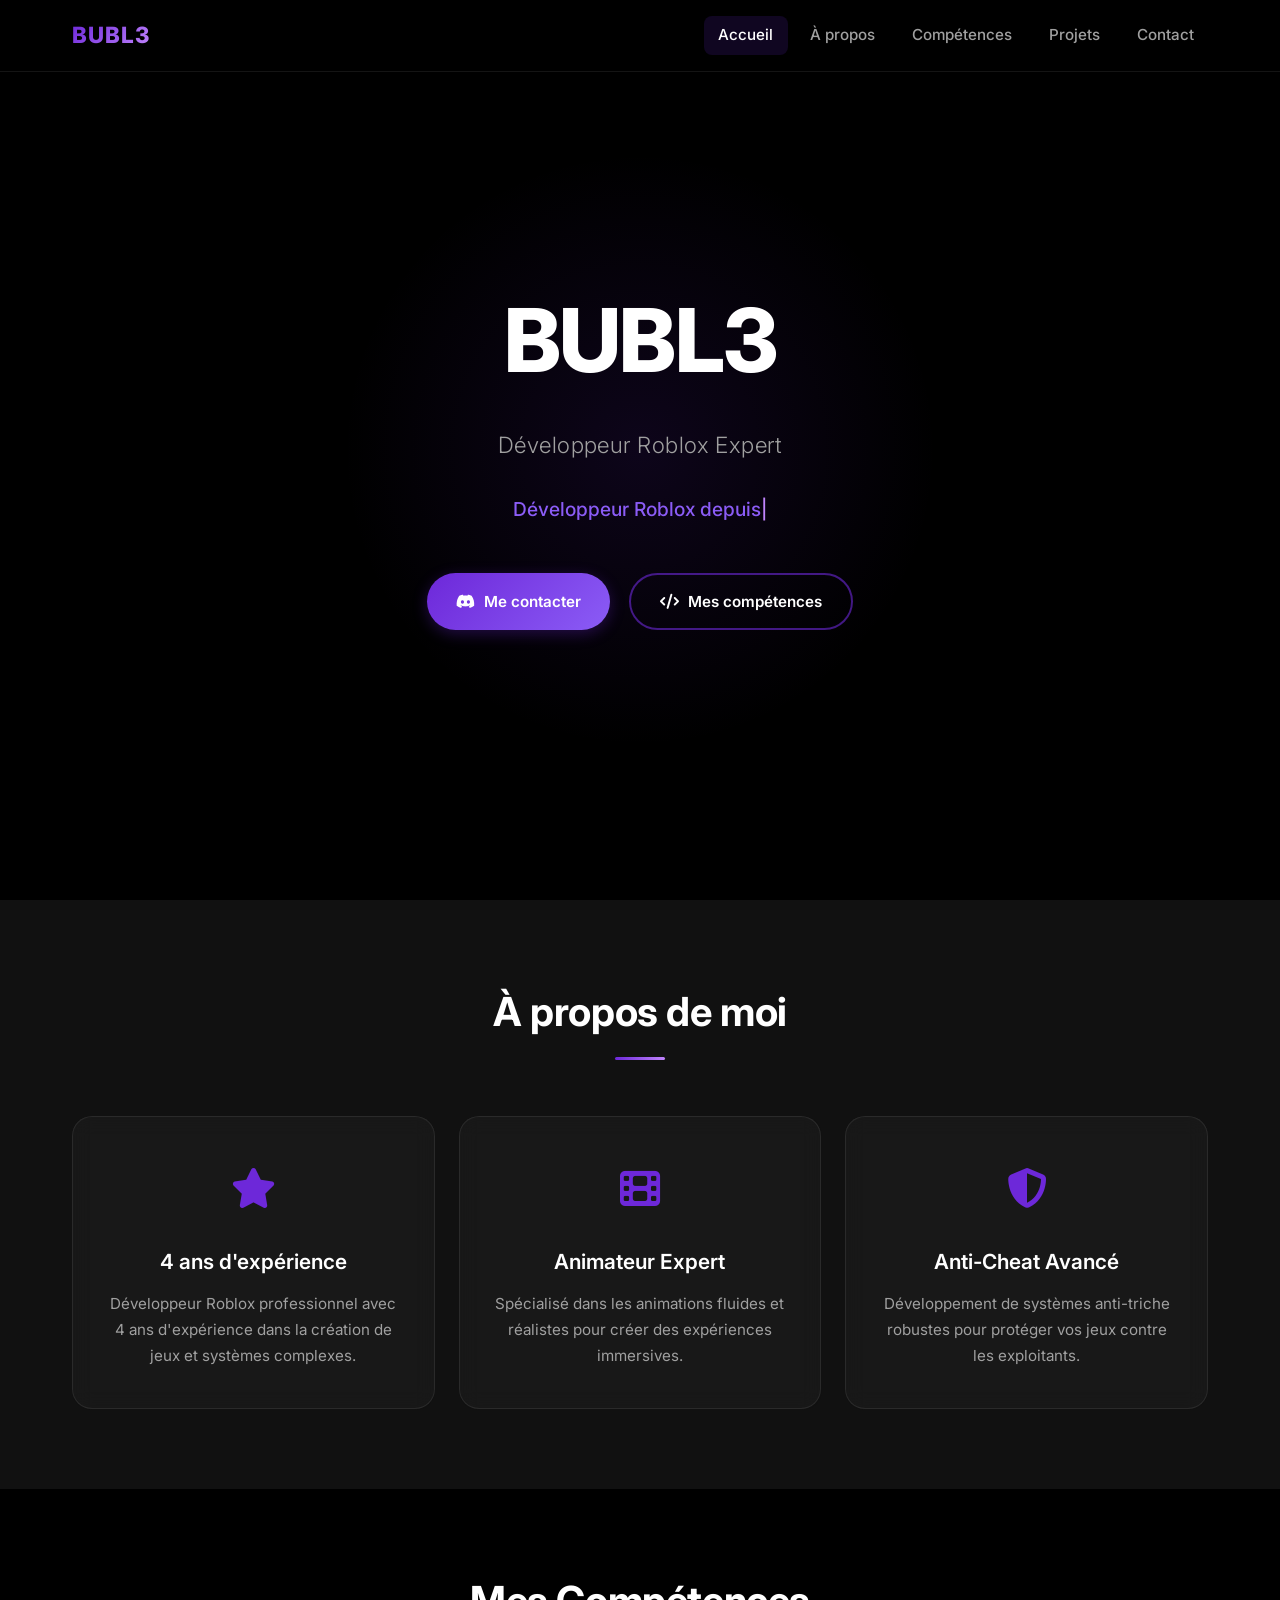
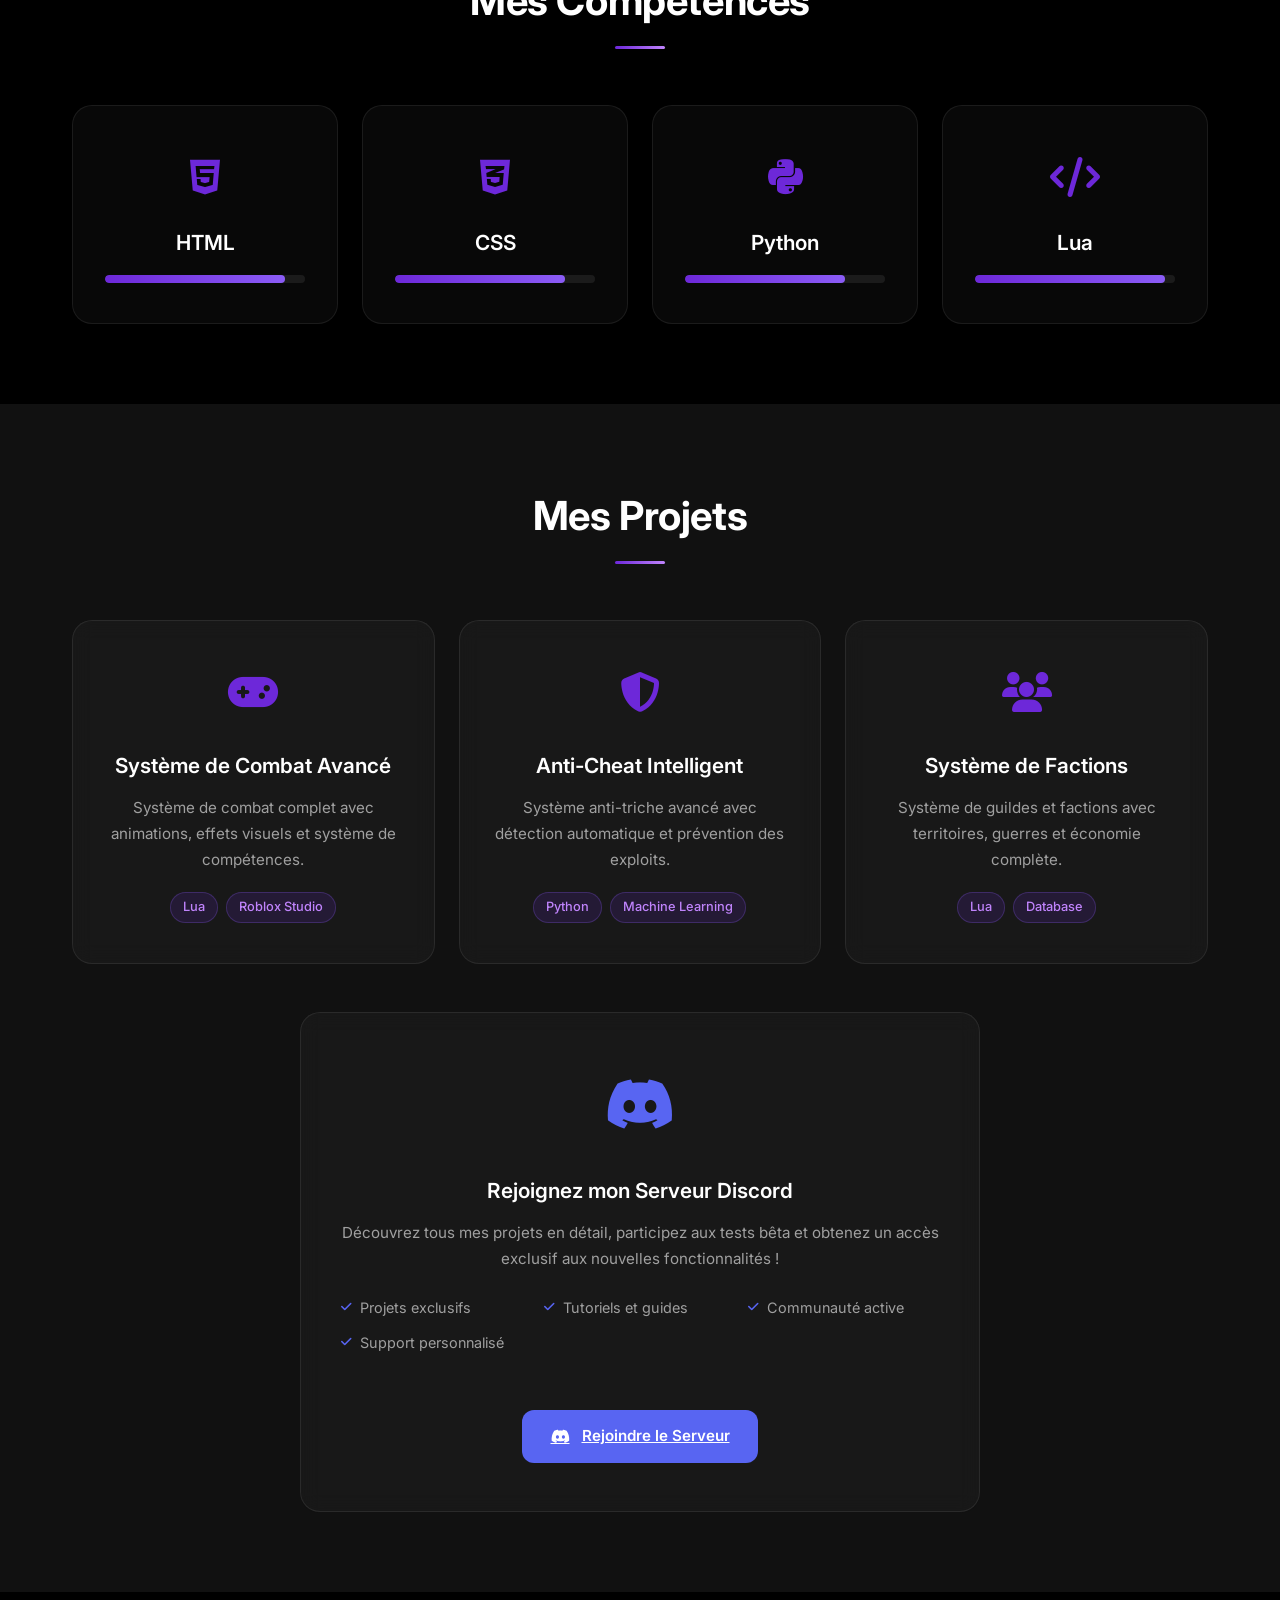
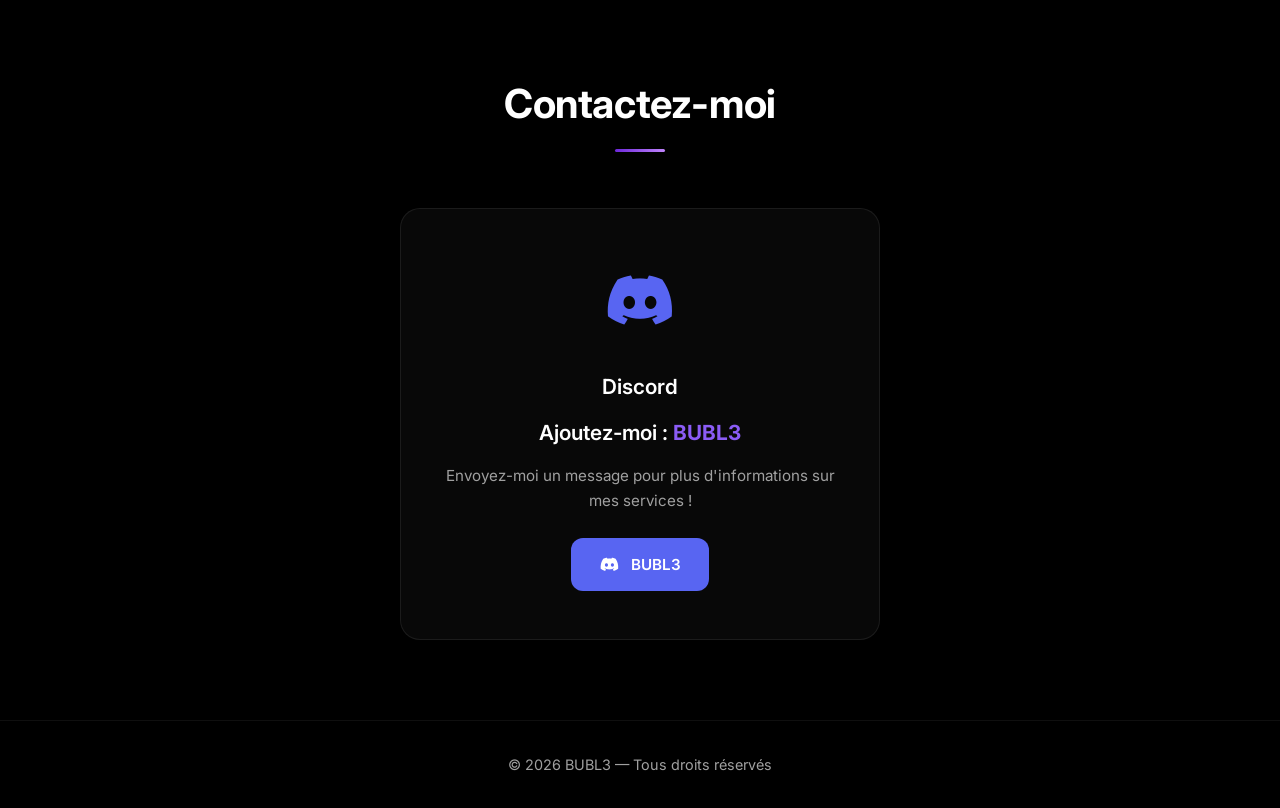
<file: index.html>
<!DOCTYPE html>
<html lang="fr">
<head>
    <meta charset="UTF-8">
    <meta name="viewport" content="width=device-width, initial-scale=1.0">
    <title>BUBL3 - Développeur Roblox Expert</title>
    
    <!-- Open Graph Meta Tags for Social Media Preview -->
    <meta property="og:title" content="BUBL3 - Développeur Roblox Expert">
    <meta property="og:description" content="Développeur Roblox professionnel avec 4 ans d'expérience. Spécialiste en scripts, animations et systèmes anti-triche. Découvrez mes projets et compétences !">
    <meta property="og:type" content="website">
    <meta property="og:url" content="https://itzbubl3.github.io/Bubl3/">
    <meta property="og:image" content="https://itzbubl3.github.io/Bubl3/preview-image.png">
    <meta property="og:image:width" content="1200">
    <meta property="og:image:height" content="630">
    <meta property="og:site_name" content="Portfolio BUBL3">
    <meta property="og:locale" content="fr_FR">
    
    <!-- Twitter Card Meta Tags -->
    <meta name="twitter:card" content="summary_large_image">
    <meta name="twitter:title" content="BUBL3 - Développeur Roblox Expert">
    <meta name="twitter:description" content="Développeur Roblox professionnel avec 4 ans d'expérience. Spécialiste en scripts, animations et systèmes anti-triche.">
    <meta name="twitter:image" content="https://itzbubl3.github.io/Bubl3/preview-image.png">
    <meta name="twitter:creator" content="@BUBL3">
    
    <!-- Additional Meta Tags -->
    <meta name="description" content="Développeur Roblox professionnel avec 4 ans d'expérience. Spécialiste en scripts, animations et systèmes anti-triche. Découvrez mes projets et compétences !">
    <meta name="keywords" content="développeur roblox, scripteur lua, animateur, anti-cheat, roblox studio, BUBL3, portfolio">
    <meta name="author" content="BUBL3">
    <meta name="theme-color" content="#6d28d9">
    
    <!-- Favicon -->
    <link rel="icon" type="image/x-icon" href="favicon.ico">
    <link rel="icon" type="image/png" sizes="32x32" href="favicon-32x32.png">
    <link rel="icon" type="image/png" sizes="16x16" href="favicon-16x16.png">
    
    <link href="https://cdnjs.cloudflare.com/ajax/libs/font-awesome/6.4.0/css/all.min.css" rel="stylesheet">
    <link href="https://fonts.googleapis.com/css2?family=Inter:wght@400;500;600;700;800&family=Poppins:wght@300;400;500;600&display=swap" rel="stylesheet">
    <style>
        * {
            margin: 0;
            padding: 0;
            box-sizing: border-box;
        }

        :root {
            --primary-color: #6d28d9;
            --secondary-color: #8b5cf6;
            --accent-color: #c084fc;
            --dark-bg: #000000;
            --card-bg: rgba(26, 26, 26, 0.9);
            --text-primary: #ffffff;
            --text-secondary: #a0a0a0;
            --light-bg: #111111;
            --border-color: #2a2a2a;
        }

        body {
            font-family: 'Inter', sans-serif;
            background: var(--dark-bg);
            color: var(--text-primary);
            overflow-x: hidden;
            line-height: 1.6;
            min-height: 100vh;
        }

        /* ── NAVBAR ── */
        .navbar {
            position: fixed;
            top: 0;
            width: 100%;
            background: rgba(0, 0, 0, 0.8);
            backdrop-filter: blur(20px);
            -webkit-backdrop-filter: blur(20px);
            z-index: 1000;
            border-bottom: 1px solid rgba(255, 255, 255, 0.08);
            transition: background 0.3s ease, box-shadow 0.3s ease;
        }

        .navbar.scrolled {
            background: rgba(0, 0, 0, 0.95);
            box-shadow: 0 4px 20px rgba(0, 0, 0, 0.5);
        }

        .nav-container {
            max-width: 1200px;
            margin: 0 auto;
            padding: 1rem 2rem;
            display: flex;
            justify-content: space-between;
            align-items: center;
        }

        .logo-text {
            font-size: 1.4rem;
            font-weight: 800;
            background: linear-gradient(135deg, var(--primary-color), var(--accent-color));
            -webkit-background-clip: text;
            -webkit-text-fill-color: transparent;
            background-clip: text;
            letter-spacing: 0.05em;
        }

        .nav-menu {
            display: flex;
            list-style: none;
            gap: 0.5rem;
            align-items: center;
        }

        /* FIX: nav-link propre sans effets parasites */
        .nav-link {
            color: var(--text-secondary);
            text-decoration: none;
            font-weight: 500;
            font-size: 0.95rem;
            padding: 0.45rem 0.9rem;
            border-radius: 8px;
            transition: color 0.2s ease, background 0.2s ease;
            display: block;
        }

        .nav-link:hover,
        .nav-link.active {
            color: var(--text-primary);
            background: rgba(109, 40, 217, 0.15);
        }

        .hamburger {
            display: none;
            flex-direction: column;
            cursor: pointer;
            gap: 5px;
        }

        .hamburger span {
            width: 24px;
            height: 2px;
            background: var(--text-primary);
            border-radius: 2px;
            transition: 0.3s;
            display: block;
        }

        .hamburger.active span:nth-child(1) { transform: rotate(45deg) translate(5px, 5px); }
        .hamburger.active span:nth-child(2) { opacity: 0; }
        .hamburger.active span:nth-child(3) { transform: rotate(-45deg) translate(5px, -5px); }

        /* ── HERO ── */
        .hero {
            min-height: 100vh;
            display: flex;
            align-items: center;
            justify-content: center;
            background: var(--dark-bg);
            position: relative;
            overflow: hidden;
        }

        /* Subtle background glow */
        .hero::before {
            content: '';
            position: absolute;
            width: 600px;
            height: 600px;
            background: radial-gradient(circle, rgba(109, 40, 217, 0.12) 0%, transparent 70%);
            top: 50%;
            left: 50%;
            transform: translate(-50%, -50%);
            pointer-events: none;
        }

        .hero-content {
            text-align: center;
            position: relative;
            z-index: 2;
            padding: 2rem;
        }

        .hero-title {
            font-size: clamp(3rem, 8vw, 5.5rem);
            font-weight: 800;
            color: var(--text-primary);
            margin-bottom: 1rem;
            letter-spacing: -0.02em;
        }

        .hero-subtitle {
            font-size: clamp(1rem, 2.5vw, 1.4rem);
            font-weight: 300;
            color: var(--text-secondary);
            margin-bottom: 2rem;
            letter-spacing: 0.02em;
        }

        .typing-text {
            font-size: clamp(1rem, 2vw, 1.2rem);
            color: var(--secondary-color);
            margin-bottom: 3rem;
            font-weight: 500;
            min-height: 1.8rem;
        }

        .typed-text::after {
            content: '|';
            animation: blink 1s step-end infinite;
            color: var(--accent-color);
        }

        @keyframes blink {
            0%, 100% { opacity: 1; }
            50% { opacity: 0; }
        }

        .hero-buttons {
            display: flex;
            gap: 1.2rem;
            justify-content: center;
            flex-wrap: wrap;
        }

        .btn-primary, .btn-secondary {
            display: inline-flex;
            align-items: center;
            gap: 0.6rem;
            padding: 0.9rem 1.8rem;
            border-radius: 50px;
            font-weight: 600;
            font-size: 0.95rem;
            text-decoration: none;
            transition: transform 0.2s ease, box-shadow 0.2s ease, background 0.2s ease;
            position: relative;
            overflow: hidden;
        }

        .btn-primary {
            background: linear-gradient(135deg, var(--primary-color), var(--secondary-color));
            color: white;
            border: none;
            box-shadow: 0 4px 15px rgba(109, 40, 217, 0.3);
        }

        .btn-primary:hover {
            transform: translateY(-2px);
            box-shadow: 0 8px 25px rgba(109, 40, 217, 0.45);
        }

        .btn-secondary {
            background: transparent;
            color: var(--text-primary);
            border: 2px solid rgba(109, 40, 217, 0.6);
        }

        .btn-secondary:hover {
            transform: translateY(-2px);
            background: rgba(109, 40, 217, 0.1);
            border-color: var(--primary-color);
            box-shadow: 0 8px 25px rgba(109, 40, 217, 0.2);
        }

        /* ── SECTIONS COMMUNES ── */
        .container {
            max-width: 1200px;
            margin: 0 auto;
            padding: 5rem 2rem;
        }

        .section-title {
            text-align: center;
            margin-bottom: 3.5rem;
        }

        .title-text {
            font-size: clamp(1.8rem, 4vw, 2.5rem);
            font-weight: 700;
            color: var(--text-primary);
            display: block;
            margin-bottom: 0.8rem;
            letter-spacing: -0.01em;
        }

        .title-underline {
            width: 50px;
            height: 3px;
            background: linear-gradient(90deg, var(--primary-color), var(--accent-color));
            margin: 0 auto;
            border-radius: 2px;
        }

        /* ── ABOUT ── */
        .about {
            background: var(--light-bg);
        }

        .about-content {
            display: grid;
            grid-template-columns: repeat(auto-fit, minmax(280px, 1fr));
            gap: 1.5rem;
        }

        .about-card, .skill-card, .project-card, .contact-card, .server-card {
            background: rgba(255, 255, 255, 0.03);
            border: 1px solid rgba(255, 255, 255, 0.08);
            border-radius: 20px;
            padding: 2.5rem 2rem;
            text-align: center;
            transition: transform 0.3s ease, border-color 0.3s ease, box-shadow 0.3s ease, background 0.3s ease;
            backdrop-filter: blur(10px);
        }

        .about-card:hover, .skill-card:hover, .project-card:hover {
            transform: translateY(-5px);
            border-color: rgba(109, 40, 217, 0.4);
            background: rgba(255, 255, 255, 0.05);
            box-shadow: 0 12px 30px rgba(109, 40, 217, 0.12);
        }

        .card-icon {
            font-size: 2.5rem;
            color: var(--primary-color);
            margin-bottom: 1.5rem;
            transition: transform 0.3s ease, color 0.3s ease;
        }

        .about-card:hover .card-icon {
            transform: scale(1.1);
            color: var(--secondary-color);
        }

        .about-card h3, .skill-card h3, .project-card h3, .contact-card h3, .server-card h3 {
            font-size: 1.3rem;
            font-weight: 600;
            margin-bottom: 0.8rem;
            color: var(--text-primary);
        }

        .about-card p, .project-card p, .server-card p, .contact-card p {
            color: var(--text-secondary);
            font-size: 0.95rem;
            line-height: 1.7;
        }

        /* ── SKILLS ── */
        .skills {
            background: var(--dark-bg);
        }

        .skills-grid {
            display: grid;
            grid-template-columns: repeat(auto-fit, minmax(220px, 1fr));
            gap: 1.5rem;
        }

        .skill-icon {
            font-size: 2.5rem;
            color: var(--primary-color);
            margin-bottom: 1rem;
            transition: transform 0.3s ease, color 0.3s ease;
        }

        .skill-card:hover .skill-icon {
            transform: scale(1.1);
            color: var(--secondary-color);
        }

        .skill-level {
            width: 100%;
            height: 8px;
            background: rgba(255, 255, 255, 0.08);
            border-radius: 4px;
            overflow: hidden;
            margin-top: 1rem;
        }

        .skill-bar {
            height: 100%;
            background: linear-gradient(90deg, var(--primary-color), var(--secondary-color));
            border-radius: 4px;
            width: 0;
            transition: width 1.5s cubic-bezier(0.4, 0, 0.2, 1);
        }

        /* ── PROJECTS ── */
        .projects {
            background: var(--light-bg);
        }

        .projects-content {
            display: grid;
            grid-template-columns: repeat(auto-fit, minmax(280px, 1fr));
            gap: 1.5rem;
            margin-bottom: 3rem;
        }

        .project-icon {
            font-size: 2.5rem;
            color: var(--primary-color);
            margin-bottom: 1.5rem;
            transition: transform 0.3s ease, color 0.3s ease;
        }

        .project-card:hover .project-icon {
            transform: scale(1.1);
            color: var(--secondary-color);
        }

        .project-tech {
            display: flex;
            justify-content: center;
            gap: 0.5rem;
            flex-wrap: wrap;
            margin-top: 1.2rem;
        }

        .tech-tag {
            background: rgba(109, 40, 217, 0.15);
            color: var(--accent-color);
            padding: 0.25rem 0.75rem;
            border-radius: 20px;
            font-size: 0.8rem;
            font-weight: 500;
            border: 1px solid rgba(139, 92, 246, 0.25);
        }

        /* ── DISCORD SERVER ── */
        .discord-server-section {
            margin-top: 2rem;
        }

        .server-card {
            max-width: 680px;
            margin: 0 auto;
            padding: 3rem 2.5rem;
        }

        .server-card:hover {
            transform: translateY(-5px);
            border-color: rgba(88, 101, 242, 0.4);
            box-shadow: 0 12px 30px rgba(88, 101, 242, 0.15);
        }

        .server-icon {
            font-size: 3.5rem;
            color: #5865F2;
            margin-bottom: 1.5rem;
            transition: transform 0.3s ease;
        }

        .server-card:hover .server-icon {
            transform: scale(1.1);
        }

        .server-features {
            display: grid;
            grid-template-columns: repeat(auto-fit, minmax(180px, 1fr));
            gap: 0.75rem;
            margin: 1.5rem 0 2rem;
            text-align: left;
        }

        .feature-item {
            display: flex;
            align-items: center;
            gap: 0.5rem;
            color: var(--text-secondary);
            font-size: 0.9rem;
        }

        .feature-item i {
            color: #5865F2;
            font-size: 0.75rem;
            flex-shrink: 0;
        }

        /* ── DISCORD BUTTON ── */
        .discord-button {
            display: inline-flex;
            align-items: center;
            gap: 0.75rem;
            background: #5865F2;
            color: white;
            padding: 0.9rem 1.8rem;
            border-radius: 12px;
            font-weight: 600;
            font-size: 0.95rem;
            cursor: pointer;
            transition: transform 0.2s ease, background 0.2s ease, box-shadow 0.2s ease;
            border: none;
            margin-top: 1.5rem;
            user-select: none;
        }

        .discord-button:hover {
            background: #4752c4;
            transform: translateY(-2px);
            box-shadow: 0 6px 20px rgba(88, 101, 242, 0.35);
        }

        /* ── CONTACT ── */
        .contact {
            background: var(--dark-bg);
        }

        .contact-content {
            display: flex;
            justify-content: center;
        }

        .contact-card {
            max-width: 480px;
            width: 100%;
            padding: 3rem 2.5rem;
        }

        .contact-card:hover {
            transform: translateY(-5px);
            border-color: rgba(88, 101, 242, 0.4);
            box-shadow: 0 12px 30px rgba(88, 101, 242, 0.15);
        }

        .discord-icon {
            font-size: 3.5rem;
            color: #5865F2;
            margin-bottom: 1.5rem;
            transition: transform 0.3s ease;
        }

        .contact-card:hover .discord-icon {
            transform: scale(1.1);
        }

        .discord-tag {
            color: var(--secondary-color);
            font-weight: 700;
        }

        /* ── FOOTER ── */
        footer {
            background: var(--dark-bg);
            padding: 2rem;
            text-align: center;
            border-top: 1px solid rgba(255, 255, 255, 0.06);
            color: var(--text-secondary);
            font-size: 0.9rem;
        }

        /* ── SCROLL REVEAL ── */
        .reveal {
            opacity: 0;
            transform: translateY(30px);
            transition: opacity 0.6s ease, transform 0.6s ease;
        }

        .reveal.visible {
            opacity: 1;
            transform: translateY(0);
        }

        /* ── LOADING ── */
        .loading {
            position: fixed;
            inset: 0;
            background: var(--dark-bg);
            display: flex;
            justify-content: center;
            align-items: center;
            z-index: 10000;
            transition: opacity 0.6s ease;
        }

        .loading-spinner {
            width: 44px;
            height: 44px;
            border: 3px solid rgba(109, 40, 217, 0.2);
            border-top-color: var(--primary-color);
            border-radius: 50%;
            animation: spin 0.8s linear infinite;
        }

        @keyframes spin {
            to { transform: rotate(360deg); }
        }

        /* ── RESPONSIVE ── */
        @media (max-width: 768px) {
            .nav-menu {
                display: none;
                flex-direction: column;
                position: fixed;
                top: 60px;
                left: 0;
                width: 100%;
                background: rgba(0, 0, 0, 0.97);
                padding: 1.5rem;
                gap: 0.5rem;
                border-bottom: 1px solid rgba(255, 255, 255, 0.08);
            }

            .nav-menu.active {
                display: flex;
            }

            .hamburger {
                display: flex;
            }

            .hero-buttons {
                flex-direction: column;
                align-items: center;
            }

            .about-content,
            .skills-grid,
            .projects-content {
                grid-template-columns: 1fr;
            }

            .server-features {
                grid-template-columns: 1fr 1fr;
            }
        }
    </style>
</head>
<body>

    <div class="loading" id="loading">
        <div class="loading-spinner"></div>
    </div>

    <header>
        <nav class="navbar" id="navbar">
            <div class="nav-container">
                <div class="logo">
                    <span class="logo-text">BUBL3</span>
                </div>
                <ul class="nav-menu" id="navMenu">
                    <li><a href="#home" class="nav-link">Accueil</a></li>
                    <li><a href="#about" class="nav-link">À propos</a></li>
                    <li><a href="#skills" class="nav-link">Compétences</a></li>
                    <li><a href="#projects" class="nav-link">Projets</a></li>
                    <li><a href="#contact" class="nav-link">Contact</a></li>
                </ul>
                <div class="hamburger" id="hamburger">
                    <span></span>
                    <span></span>
                    <span></span>
                </div>
            </div>
        </nav>
    </header>

    <main>
        <!-- HERO -->
        <section id="home" class="hero">
            <div class="hero-content">
                <h1 class="hero-title">BUBL3</h1>
                <h2 class="hero-subtitle">Développeur Roblox Expert</h2>
                <div class="typing-text">
                    <span class="typed-text"></span>
                </div>
                <div class="hero-buttons">
                    <a href="#contact" class="btn-primary">
                        <i class="fab fa-discord"></i>
                        Me contacter
                    </a>
                    <a href="#skills" class="btn-secondary">
                        <i class="fas fa-code"></i>
                        Mes compétences
                    </a>
                </div>
            </div>
        </section>

        <!-- ABOUT -->
        <section id="about" class="about">
            <div class="container">
                <h2 class="section-title">
                    <span class="title-text">À propos de moi</span>
                    <div class="title-underline"></div>
                </h2>
                <div class="about-content">
                    <div class="about-card reveal">
                        <div class="card-icon"><i class="fas fa-star"></i></div>
                        <h3>4 ans d'expérience</h3>
                        <p>Développeur Roblox professionnel avec 4 ans d'expérience dans la création de jeux et systèmes complexes.</p>
                    </div>
                    <div class="about-card reveal">
                        <div class="card-icon"><i class="fas fa-film"></i></div>
                        <h3>Animateur Expert</h3>
                        <p>Spécialisé dans les animations fluides et réalistes pour créer des expériences immersives.</p>
                    </div>
                    <div class="about-card reveal">
                        <div class="card-icon"><i class="fas fa-shield-alt"></i></div>
                        <h3>Anti-Cheat Avancé</h3>
                        <p>Développement de systèmes anti-triche robustes pour protéger vos jeux contre les exploitants.</p>
                    </div>
                </div>
            </div>
        </section>

        <!-- SKILLS -->
        <section id="skills" class="skills">
            <div class="container">
                <h2 class="section-title">
                    <span class="title-text">Mes Compétences</span>
                    <div class="title-underline"></div>
                </h2>
                <div class="skills-grid">
                    <div class="skill-card reveal">
                        <div class="skill-icon"><i class="fab fa-html5"></i></div>
                        <h3>HTML</h3>
                        <div class="skill-level"><div class="skill-bar" data-level="90"></div></div>
                    </div>
                    <div class="skill-card reveal">
                        <div class="skill-icon"><i class="fab fa-css3-alt"></i></div>
                        <h3>CSS</h3>
                        <div class="skill-level"><div class="skill-bar" data-level="85"></div></div>
                    </div>
                    <div class="skill-card reveal">
                        <div class="skill-icon"><i class="fab fa-python"></i></div>
                        <h3>Python</h3>
                        <div class="skill-level"><div class="skill-bar" data-level="80"></div></div>
                    </div>
                    <div class="skill-card reveal">
                        <div class="skill-icon"><i class="fas fa-code"></i></div>
                        <h3>Lua</h3>
                        <div class="skill-level"><div class="skill-bar" data-level="95"></div></div>
                    </div>
                </div>
            </div>
        </section>

        <!-- PROJECTS -->
        <section id="projects" class="projects">
            <div class="container">
                <h2 class="section-title">
                    <span class="title-text">Mes Projets</span>
                    <div class="title-underline"></div>
                </h2>
                <div class="projects-content">
                    <div class="project-card reveal">
                        <div class="project-icon"><i class="fas fa-gamepad"></i></div>
                        <h3>Système de Combat Avancé</h3>
                        <p>Système de combat complet avec animations, effets visuels et système de compétences.</p>
                        <div class="project-tech">
                            <span class="tech-tag">Lua</span>
                            <span class="tech-tag">Roblox Studio</span>
                        </div>
                    </div>
                    <div class="project-card reveal">
                        <div class="project-icon"><i class="fas fa-shield-alt"></i></div>
                        <h3>Anti-Cheat Intelligent</h3>
                        <p>Système anti-triche avancé avec détection automatique et prévention des exploits.</p>
                        <div class="project-tech">
                            <span class="tech-tag">Python</span>
                            <span class="tech-tag">Machine Learning</span>
                        </div>
                    </div>
                    <div class="project-card reveal">
                        <div class="project-icon"><i class="fas fa-users"></i></div>
                        <h3>Système de Factions</h3>
                        <p>Système de guildes et factions avec territoires, guerres et économie complète.</p>
                        <div class="project-tech">
                            <span class="tech-tag">Lua</span>
                            <span class="tech-tag">Database</span>
                        </div>
                    </div>
                </div>

                <div class="discord-server-section">
                    <div class="server-card reveal">
                        <div class="server-icon"><i class="fab fa-discord"></i></div>
                        <h3>Rejoignez mon Serveur Discord</h3>
                        <p>Découvrez tous mes projets en détail, participez aux tests bêta et obtenez un accès exclusif aux nouvelles fonctionnalités !</p>
                        <div class="server-features">
                            <div class="feature-item"><i class="fas fa-check"></i><span>Projets exclusifs</span></div>
                            <div class="feature-item"><i class="fas fa-check"></i><span>Tutoriels et guides</span></div>
                            <div class="feature-item"><i class="fas fa-check"></i><span>Communauté active</span></div>
                            <div class="feature-item"><i class="fas fa-check"></i><span>Support personnalisé</span></div>
                        </div>
                        <a href="https://discord.gg/AQCw7EhkqQ" target="_blank" class="discord-button">
                            <i class="fab fa-discord"></i>
                            <span>Rejoindre le Serveur</span>
                        </a>
                    </div>
                </div>
            </div>
        </section>

        <!-- CONTACT -->
        <section id="contact" class="contact">
            <div class="container">
                <h2 class="section-title">
                    <span class="title-text">Contactez-moi</span>
                    <div class="title-underline"></div>
                </h2>
                <div class="contact-content">
                    <div class="contact-card reveal">
                        <div class="discord-icon"><i class="fab fa-discord"></i></div>
                        <h3>Discord</h3>
                        <h3>Ajoutez-moi : <span class="discord-tag">BUBL3</span></h3>
                        <p>Envoyez-moi un message pour plus d'informations sur mes services !</p>
                        <div class="discord-button" data-copy="itzbubl3">
                            <i class="fab fa-discord"></i>
                            <span>BUBL3</span>
                        </div>
                    </div>
                </div>
            </div>
        </section>
    </main>

    <footer>
        <div class="container" style="padding: 0;">
            <p>&copy; 2026 BUBL3 — Tous droits réservés</p>
        </div>
    </footer>

    <script>
        // ── LOADING SCREEN ──
        window.addEventListener('load', () => {
            const loading = document.getElementById('loading');
            setTimeout(() => {
                loading.style.opacity = '0';
                setTimeout(() => loading.remove(), 600);
            }, 800);
        });

        // ── TYPING EFFECT ──
        const typingTexts = [
            "Développeur Roblox depuis 4 ans",
            "Animateur Expert",
            "Scripteur Professionnel",
            "Spécialiste Anti-Cheat",
            "HTML | CSS | Python | Lua"
        ];

        let textIndex = 0, charIndex = 0, isDeleting = false;

        function typeText() {
            const current = typingTexts[textIndex];
            const el = document.querySelector('.typed-text');
            if (!el) return;

            if (!isDeleting) {
                el.textContent = current.substring(0, ++charIndex);
                if (charIndex === current.length) {
                    isDeleting = true;
                    return setTimeout(typeText, 2000);
                }
                setTimeout(typeText, 100);
            } else {
                el.textContent = current.substring(0, --charIndex);
                if (charIndex === 0) {
                    isDeleting = false;
                    textIndex = (textIndex + 1) % typingTexts.length;
                    return setTimeout(typeText, 400);
                }
                setTimeout(typeText, 50);
            }
        }

        // ── SMOOTH SCROLL ──
        document.querySelectorAll('a[href^="#"]').forEach(anchor => {
            anchor.addEventListener('click', function(e) {
                e.preventDefault();
                const target = document.querySelector(this.getAttribute('href'));
                if (target) target.scrollIntoView({ behavior: 'smooth', block: 'start' });

                // Close mobile menu if open
                document.getElementById('navMenu').classList.remove('active');
                document.getElementById('hamburger').classList.remove('active');
            });
        });

        // ── NAVBAR SCROLL ──
        const navbar = document.getElementById('navbar');
        window.addEventListener('scroll', () => {
            navbar.classList.toggle('scrolled', window.scrollY > 50);
            updateActiveNav();
        });

        // ── ACTIVE NAV LINK ──
        function updateActiveNav() {
            const sections = document.querySelectorAll('section[id]');
            const navLinks = document.querySelectorAll('.nav-link');
            let current = '';

            sections.forEach(section => {
                if (window.scrollY >= section.offsetTop - 120) current = section.id;
            });

            navLinks.forEach(link => {
                link.classList.toggle('active', link.getAttribute('href') === '#' + current);
            });
        }

        // ── MOBILE MENU ──
        document.getElementById('hamburger').addEventListener('click', () => {
            document.getElementById('navMenu').classList.toggle('active');
            document.getElementById('hamburger').classList.toggle('active');
        });

        // ── SCROLL REVEAL ──
        const revealObserver = new IntersectionObserver((entries) => {
            entries.forEach((entry, i) => {
                if (entry.isIntersecting) {
                    entry.target.style.transitionDelay = (i * 0.05) + 's';
                    entry.target.classList.add('visible');
                    revealObserver.unobserve(entry.target);
                }
            });
        }, { threshold: 0.1 });

        document.querySelectorAll('.reveal').forEach(el => revealObserver.observe(el));

        // ── SKILL BARS ──
        const skillObserver = new IntersectionObserver((entries) => {
            entries.forEach(entry => {
                if (entry.isIntersecting) {
                    const bar = entry.target;
                    const level = bar.getAttribute('data-level');
                    setTimeout(() => { bar.style.width = level + '%'; }, 100);
                    skillObserver.unobserve(bar);
                }
            });
        }, { threshold: 0.5 });

        document.querySelectorAll('.skill-bar').forEach(bar => skillObserver.observe(bar));

        // ── DISCORD COPY BUTTONS ──
        document.querySelectorAll('.discord-button[data-copy]').forEach(btn => {
            btn.addEventListener('click', (e) => {
                e.preventDefault();
                e.stopPropagation();
                const text = btn.getAttribute('data-copy');
                navigator.clipboard.writeText(text).then(() => {
                    const original = btn.innerHTML;
                    btn.innerHTML = '<i class="fas fa-check"></i><span>Copié !</span>';
                    btn.style.background = '#3ba55c';
                    setTimeout(() => {
                        btn.innerHTML = original;
                        btn.style.background = '';
                    }, 2000);
                }).catch(() => {
                    // Fallback si clipboard non disponible
                    alert('Discord: ' + text);
                });
            });
        });

        // ── INIT ──
        document.addEventListener('DOMContentLoaded', () => {
            typeText();
            updateActiveNav();
        });
    </script>
</body>
</html>
</file>
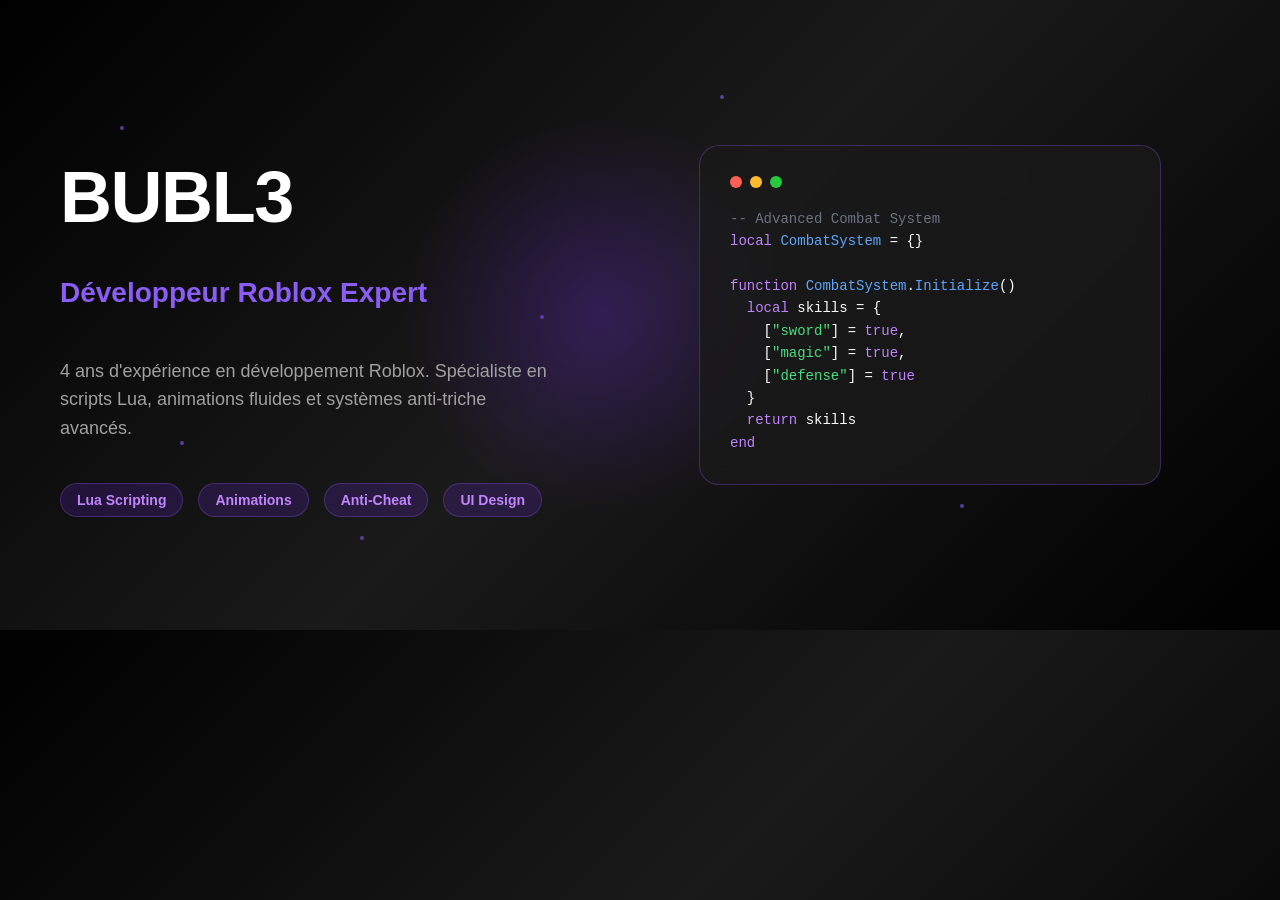
<file: preview-image.html>
<!DOCTYPE html>
<html lang="fr">
<head>
    <meta charset="UTF-8">
    <meta name="viewport" content="width=1200, initial-scale=1.0">
    <title>Preview Image Generator</title>
    <style>
        body {
            margin: 0;
            padding: 0;
            font-family: 'Inter', sans-serif;
            background: linear-gradient(135deg, #000000 0%, #1a1a1a 50%, #000000 100%);
            width: 1200px;
            height: 630px;
            overflow: hidden;
            position: relative;
        }
        
        .content {
            display: flex;
            height: 100%;
            position: relative;
            z-index: 2;
        }
        
        .left-section {
            flex: 1;
            padding: 60px;
            display: flex;
            flex-direction: column;
            justify-content: center;
        }
        
        .right-section {
            flex: 1;
            display: flex;
            align-items: center;
            justify-content: center;
            position: relative;
        }
        
        .title {
            font-size: 72px;
            font-weight: 800;
            color: #ffffff;
            margin-bottom: 20px;
            letter-spacing: -0.02em;
            line-height: 1;
        }
        
        .subtitle {
            font-size: 28px;
            font-weight: 600;
            color: #8b5cf6;
            margin-bottom: 30px;
        }
        
        .description {
            font-size: 18px;
            color: #a0a0a0;
            line-height: 1.6;
            margin-bottom: 40px;
            max-width: 500px;
        }
        
        .skills {
            display: flex;
            gap: 15px;
            flex-wrap: wrap;
        }
        
        .skill-tag {
            background: rgba(109, 40, 217, 0.2);
            color: #c084fc;
            padding: 8px 16px;
            border-radius: 20px;
            font-size: 14px;
            font-weight: 600;
            border: 1px solid rgba(139, 92, 246, 0.3);
        }
        
        .glow {
            position: absolute;
            width: 400px;
            height: 400px;
            background: radial-gradient(circle, rgba(109, 40, 217, 0.3) 0%, transparent 70%);
            border-radius: 50%;
            top: 50%;
            left: 50%;
            transform: translate(-50%, -50%);
            z-index: 1;
        }
        
        .code-block {
            background: rgba(26, 26, 26, 0.8);
            border: 1px solid rgba(139, 92, 246, 0.3);
            border-radius: 20px;
            padding: 30px;
            width: 400px;
            backdrop-filter: blur(10px);
            position: relative;
            overflow: hidden;
        }
        
        .code-header {
            display: flex;
            gap: 8px;
            margin-bottom: 20px;
        }
        
        .dot {
            width: 12px;
            height: 12px;
            border-radius: 50%;
        }
        
        .dot.red { background: #ff5f56; }
        .dot.yellow { background: #ffbd2e; }
        .dot.green { background: #27c93f; }
        
        .code-content {
            font-family: 'Courier New', monospace;
            font-size: 14px;
            color: #ffffff;
            line-height: 1.6;
        }
        
        .keyword { color: #c084fc; }
        .string { color: #4ade80; }
        .function { color: #60a5fa; }
        .comment { color: #6b7280; }
        
        .particles {
            position: absolute;
            width: 100%;
            height: 100%;
            pointer-events: none;
            z-index: 0;
        }
        
        .particle {
            position: absolute;
            width: 4px;
            height: 4px;
            background: #8b5cf6;
            border-radius: 50%;
            opacity: 0.6;
        }
        
        .particle:nth-child(1) { top: 20%; left: 10%; }
        .particle:nth-child(2) { top: 30%; left: 85%; }
        .particle:nth-child(3) { top: 70%; left: 15%; }
        .particle:nth-child(4) { top: 80%; left: 80%; }
        .particle:nth-child(5) { top: 50%; left: 45%; }
        .particle:nth-child(6) { top: 15%; left: 60%; }
        .particle:nth-child(7) { top: 85%; left: 30%; }
        .particle:nth-child(8) { top: 40%; left: 70%; }
    </style>
</head>
<body>
    <div class="particles">
        <div class="particle"></div>
        <div class="particle"></div>
        <div class="particle"></div>
        <div class="particle"></div>
        <div class="particle"></div>
        <div class="particle"></div>
        <div class="particle"></div>
        <div class="particle"></div>
    </div>
    
    <div class="glow"></div>
    
    <div class="content">
        <div class="left-section">
            <h1 class="title">BUBL3</h1>
            <h2 class="subtitle">Développeur Roblox Expert</h2>
            <p class="description">
                4 ans d'expérience en développement Roblox. Spécialiste en scripts Lua, animations fluides et systèmes anti-triche avancés.
            </p>
            <div class="skills">
                <span class="skill-tag">Lua Scripting</span>
                <span class="skill-tag">Animations</span>
                <span class="skill-tag">Anti-Cheat</span>
                <span class="skill-tag">UI Design</span>
            </div>
        </div>
        
        <div class="right-section">
            <div class="code-block">
                <div class="code-header">
                    <div class="dot red"></div>
                    <div class="dot yellow"></div>
                    <div class="dot green"></div>
                </div>
                <div class="code-content">
                    <span class="comment">-- Advanced Combat System</span><br>
                    <span class="keyword">local</span> <span class="function">CombatSystem</span> = {}<br>
                    <br>
                    <span class="keyword">function</span> <span class="function">CombatSystem</span>.<span class="function">Initialize</span>()<br>
                    &nbsp;&nbsp;<span class="keyword">local</span> skills = {<br>
                    &nbsp;&nbsp;&nbsp;&nbsp;[<span class="string">"sword"</span>] = <span class="keyword">true</span>,<br>
                    &nbsp;&nbsp;&nbsp;&nbsp;[<span class="string">"magic"</span>] = <span class="keyword">true</span>,<br>
                    &nbsp;&nbsp;&nbsp;&nbsp;[<span class="string">"defense"</span>] = <span class="keyword">true</span><br>
                    &nbsp;&nbsp;}<br>
                    &nbsp;&nbsp;<span class="keyword">return</span> skills<br>
                    <span class="keyword">end</span>
                </div>
            </div>
        </div>
    </div>
</body>
</html>
</file>
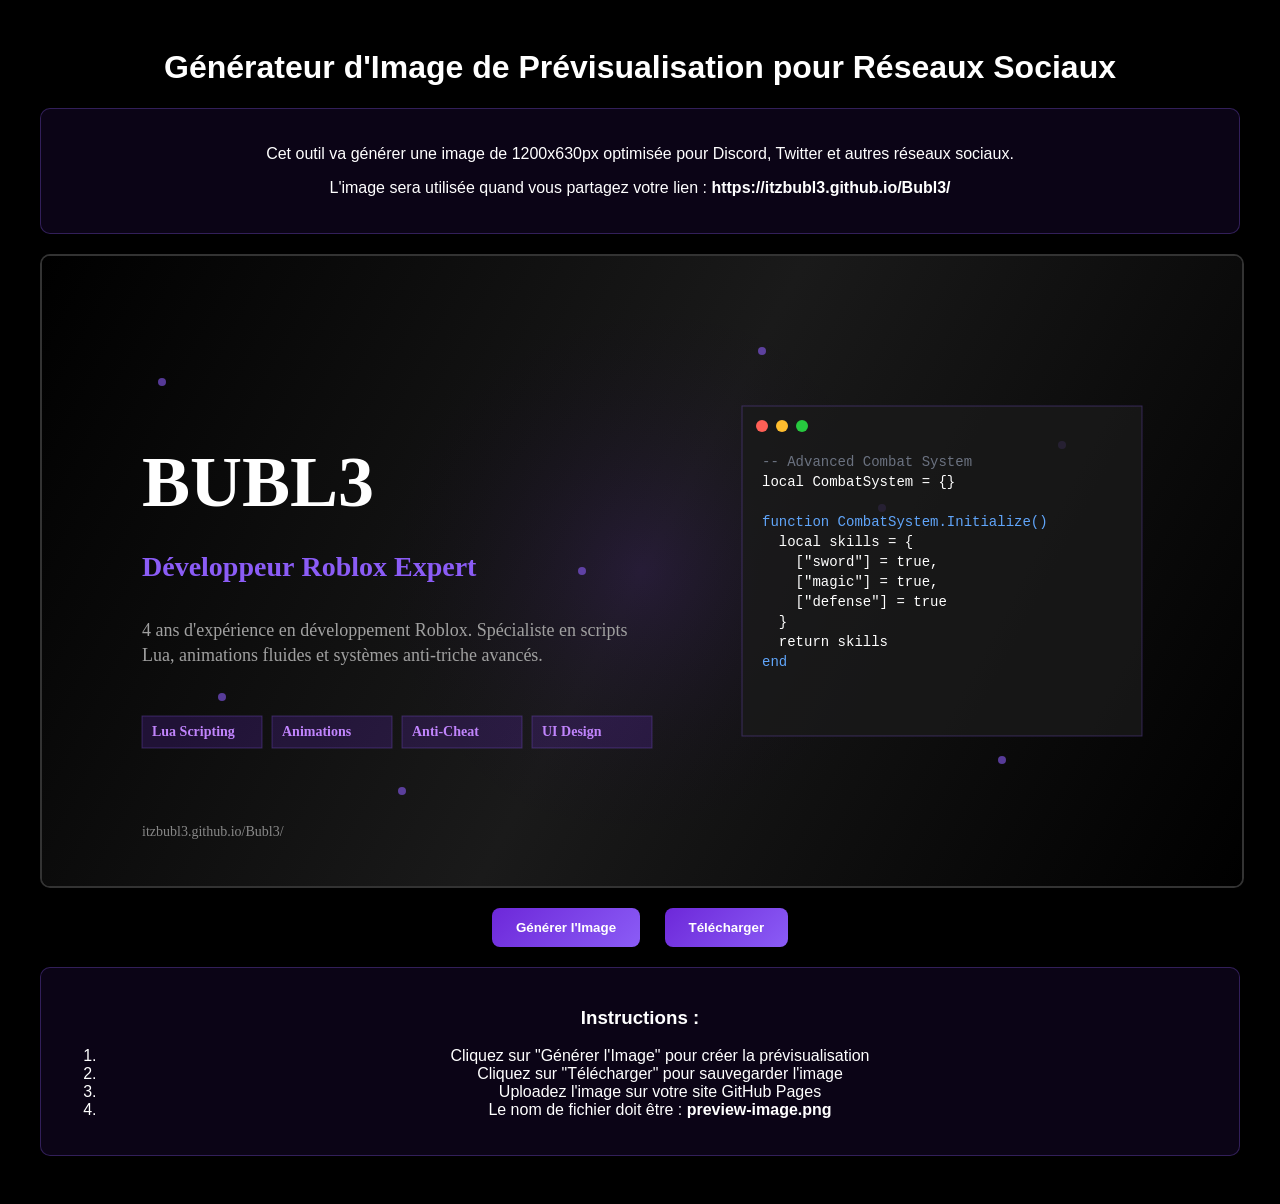
<file: simple-preview-generator.html>
<!DOCTYPE html>
<html lang="fr">
<head>
    <meta charset="UTF-8">
    <meta name="viewport" content="width=device-width, initial-scale=1.0">
    <title>Générateur d'Image de Prévisualisation</title>
    <style>
        body {
            font-family: 'Inter', sans-serif;
            background: #000;
            color: #fff;
            padding: 20px;
            text-align: center;
        }
        
        .preview-container {
            max-width: 1200px;
            margin: 0 auto;
        }
        
        #previewCanvas {
            border: 2px solid #333;
            border-radius: 10px;
            margin: 20px auto;
            display: block;
        }
        
        .controls {
            margin: 20px 0;
        }
        
        .btn {
            background: linear-gradient(135deg, #6d28d9, #8b5cf6);
            color: white;
            border: none;
            padding: 12px 24px;
            border-radius: 8px;
            font-weight: 600;
            cursor: pointer;
            margin: 0 10px;
            transition: transform 0.2s ease;
        }
        
        .btn:hover {
            transform: translateY(-2px);
        }
        
        .info {
            background: rgba(109, 40, 217, 0.1);
            border: 1px solid rgba(139, 92, 246, 0.3);
            border-radius: 10px;
            padding: 20px;
            margin: 20px 0;
        }
    </style>
</head>
<body>
    <div class="preview-container">
        <h1>Générateur d'Image de Prévisualisation pour Réseaux Sociaux</h1>
        
        <div class="info">
            <p>Cet outil va générer une image de 1200x630px optimisée pour Discord, Twitter et autres réseaux sociaux.</p>
            <p>L'image sera utilisée quand vous partagez votre lien : <strong>https://itzbubl3.github.io/Bubl3/</strong></p>
        </div>
        
        <canvas id="previewCanvas" width="1200" height="630"></canvas>
        
        <div class="controls">
            <button class="btn" onclick="generateImage()">Générer l'Image</button>
            <button class="btn" onclick="downloadImage()">Télécharger</button>
        </div>
        
        <div class="info">
            <h3>Instructions :</h3>
            <ol>
                <li>Cliquez sur "Générer l'Image" pour créer la prévisualisation</li>
                <li>Cliquez sur "Télécharger" pour sauvegarder l'image</li>
                <li>Uploadez l'image sur votre site GitHub Pages</li>
                <li>Le nom de fichier doit être : <strong>preview-image.png</strong></li>
            </ol>
        </div>
    </div>

    <script>
        function generateImage() {
            const canvas = document.getElementById('previewCanvas');
            const ctx = canvas.getContext('2d');
            
            // Effacer le canvas
            ctx.clearRect(0, 0, canvas.width, canvas.height);
            
            // Fond dégradé
            const gradient = ctx.createLinearGradient(0, 0, 1200, 630);
            gradient.addColorStop(0, '#000000');
            gradient.addColorStop(0.5, '#1a1a1a');
            gradient.addColorStop(1, '#000000');
            ctx.fillStyle = gradient;
            ctx.fillRect(0, 0, 1200, 630);
            
            // Glow subtil en arrière-plan
            const glowGradient = ctx.createRadialGradient(600, 315, 0, 600, 315, 300);
            glowGradient.addColorStop(0, 'rgba(109, 40, 217, 0.15)');
            glowGradient.addColorStop(1, 'transparent');
            ctx.fillStyle = glowGradient;
            ctx.fillRect(0, 0, 1200, 630);
            
            // Particules décoratives
            ctx.fillStyle = 'rgba(139, 92, 246, 0.6)';
            const particles = [
                {x: 120, y: 126}, {x: 1020, y: 189}, {x: 180, y: 441}, 
                {x: 960, y: 504}, {x: 540, y: 315}, {x: 720, y: 95},
                {x: 360, y: 535}, {x: 840, y: 252}
            ];
            
            particles.forEach(p => {
                ctx.beginPath();
                ctx.arc(p.x, p.y, 4, 0, Math.PI * 2);
                ctx.fill();
            });
            
            // Section gauche - Texte
            ctx.fillStyle = '#ffffff';
            ctx.font = 'bold 72px Inter';
            ctx.fillText('BUBL3', 100, 250);
            
            ctx.fillStyle = '#8b5cf6';
            ctx.font = '600 28px Inter';
            ctx.fillText('Développeur Roblox Expert', 100, 320);
            
            ctx.fillStyle = '#a0a0a0';
            ctx.font = '18px Inter';
            const description = '4 ans d\'expérience en développement Roblox. Spécialiste en scripts Lua, animations fluides et systèmes anti-triche avancés.';
            wrapText(ctx, description, 100, 380, 500, 25);
            
            // Tags de compétences
            const skills = ['Lua Scripting', 'Animations', 'Anti-Cheat', 'UI Design'];
            ctx.font = '600 14px Inter';
            
            skills.forEach((skill, index) => {
                const x = 100 + (index * 130);
                const y = 480;
                
                // Background du tag
                ctx.fillStyle = 'rgba(109, 40, 217, 0.2)';
                ctx.fillRect(x, y - 20, 120, 32);
                
                // Bordure
                ctx.strokeStyle = 'rgba(139, 92, 246, 0.3)';
                ctx.lineWidth = 1;
                ctx.strokeRect(x, y - 20, 120, 32);
                
                // Texte
                ctx.fillStyle = '#c084fc';
                ctx.fillText(skill, x + 10, y);
            });
            
            // Section droite - Bloc de code
            const codeBlockX = 700;
            const codeBlockY = 150;
            const codeBlockWidth = 400;
            const codeBlockHeight = 330;
            
            // Background du bloc de code
            ctx.fillStyle = 'rgba(26, 26, 26, 0.8)';
            ctx.fillRect(codeBlockX, codeBlockY, codeBlockWidth, codeBlockHeight);
            
            // Bordure
            ctx.strokeStyle = 'rgba(139, 92, 246, 0.3)';
            ctx.lineWidth = 1;
            ctx.strokeRect(codeBlockX, codeBlockY, codeBlockWidth, codeBlockHeight);
            
            // Points de la fenêtre
            const dots = [
                {x: codeBlockX + 20, y: codeBlockY + 20, color: '#ff5f56'},
                {x: codeBlockX + 40, y: codeBlockY + 20, color: '#ffbd2e'},
                {x: codeBlockX + 60, y: codeBlockY + 20, color: '#27c93f'}
            ];
            
            dots.forEach(dot => {
                ctx.fillStyle = dot.color;
                ctx.beginPath();
                ctx.arc(dot.x, dot.y, 6, 0, Math.PI * 2);
                ctx.fill();
            });
            
            // Code
            ctx.font = '14px Courier New';
            const codeLines = [
                {text: '-- Advanced Combat System', color: '#6b7280'},
                {text: 'local CombatSystem = {}', color: '#ffffff'},
                {text: '', color: '#ffffff'},
                {text: 'function CombatSystem.Initialize()', color: '#60a5fa'},
                {text: '  local skills = {', color: '#ffffff'},
                {text: '    ["sword"] = true,', color: '#ffffff'},
                {text: '    ["magic"] = true,', color: '#ffffff'},
                {text: '    ["defense"] = true', color: '#ffffff'},
                {text: '  }', color: '#ffffff'},
                {text: '  return skills', color: '#ffffff'},
                {text: 'end', color: '#60a5fa'}
            ];
            
            let codeY = codeBlockY + 60;
            codeLines.forEach(line => {
                if (line.text) {
                    ctx.fillStyle = line.color;
                    ctx.fillText(line.text, codeBlockX + 20, codeY);
                }
                codeY += 20;
            });
            
            // Logo/URL en bas
            ctx.fillStyle = 'rgba(255, 255, 255, 0.5)';
            ctx.font = '14px Inter';
            ctx.fillText('itzbubl3.github.io/Bubl3/', 100, 580);
        }
        
        function wrapText(ctx, text, x, y, maxWidth, lineHeight) {
            const words = text.split(' ');
            let line = '';
            let currentY = y;
            
            for (let n = 0; n < words.length; n++) {
                const testLine = line + words[n] + ' ';
                const metrics = ctx.measureText(testLine);
                const testWidth = metrics.width;
                
                if (testWidth > maxWidth && n > 0) {
                    ctx.fillText(line, x, currentY);
                    line = words[n] + ' ';
                    currentY += lineHeight;
                } else {
                    line = testLine;
                }
            }
            ctx.fillText(line, x, currentY);
        }
        
        function downloadImage() {
            const canvas = document.getElementById('previewCanvas');
            const link = document.createElement('a');
            link.download = 'preview-image.png';
            link.href = canvas.toDataURL();
            link.click();
        }
        
        // Générer l'image au chargement
        window.onload = function() {
            generateImage();
        };
    </script>
</body>
</html>
</file>
